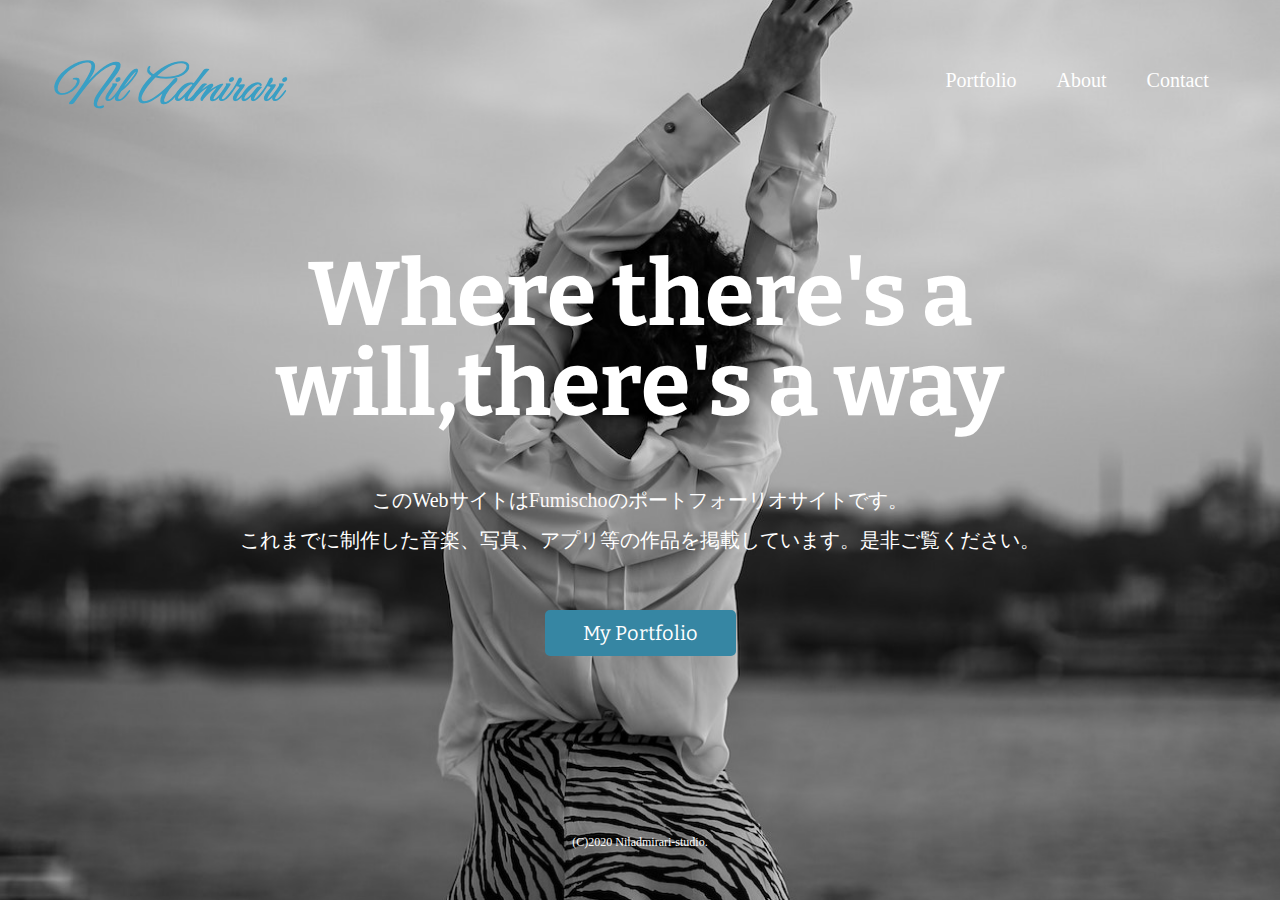
<file: index.html>
<!DOCTYPE html>
<html lang="ja">

<head>
  <meta charset="UTF-8">
  <title>Fumischo Official Website</title>
  <link href="https://fonts.googleapis.com/css?family=Bitter:400,700" rel="stylesheet">
  <link href="css/style.css" rel="stylesheet">
  <link href="favicon.ico" rel="shortcut icon">
</head>

<body id="index">
  <header>
    <div class="logo">
      <a href="index.html"><img src="images/logo4.png" alt="Nil Admirari"></a>
    </div>
    <nav>
      <ul class="global-nav">
        <li><a href="portfolio.html">Portfolio</a></li>
        <li><a href="about.html">About</a></li>
        <li><a href="contact.html">Contact</a></li>
      </ul>
    </nav>
  </header>

  <div id="wrap">
    <div class="content">
      <h1>Where there's a will,there's a way</h1>
      <p>このWebサイトは<span class="scho">Fumischo</span>のポートフォーリオサイトです。<br>これまでに制作した音楽、写真、アプリ等の作品を掲載しています。是非ご覧ください。</p>
      <p class="btn"><a href="portfolio.html">My Portfolio</a></p>
    </div>
    
  </div>

  <footer>
    <small>(C)2020  Niladmirari-studio.</small>
  </footer>
</body>

</html>
</file>
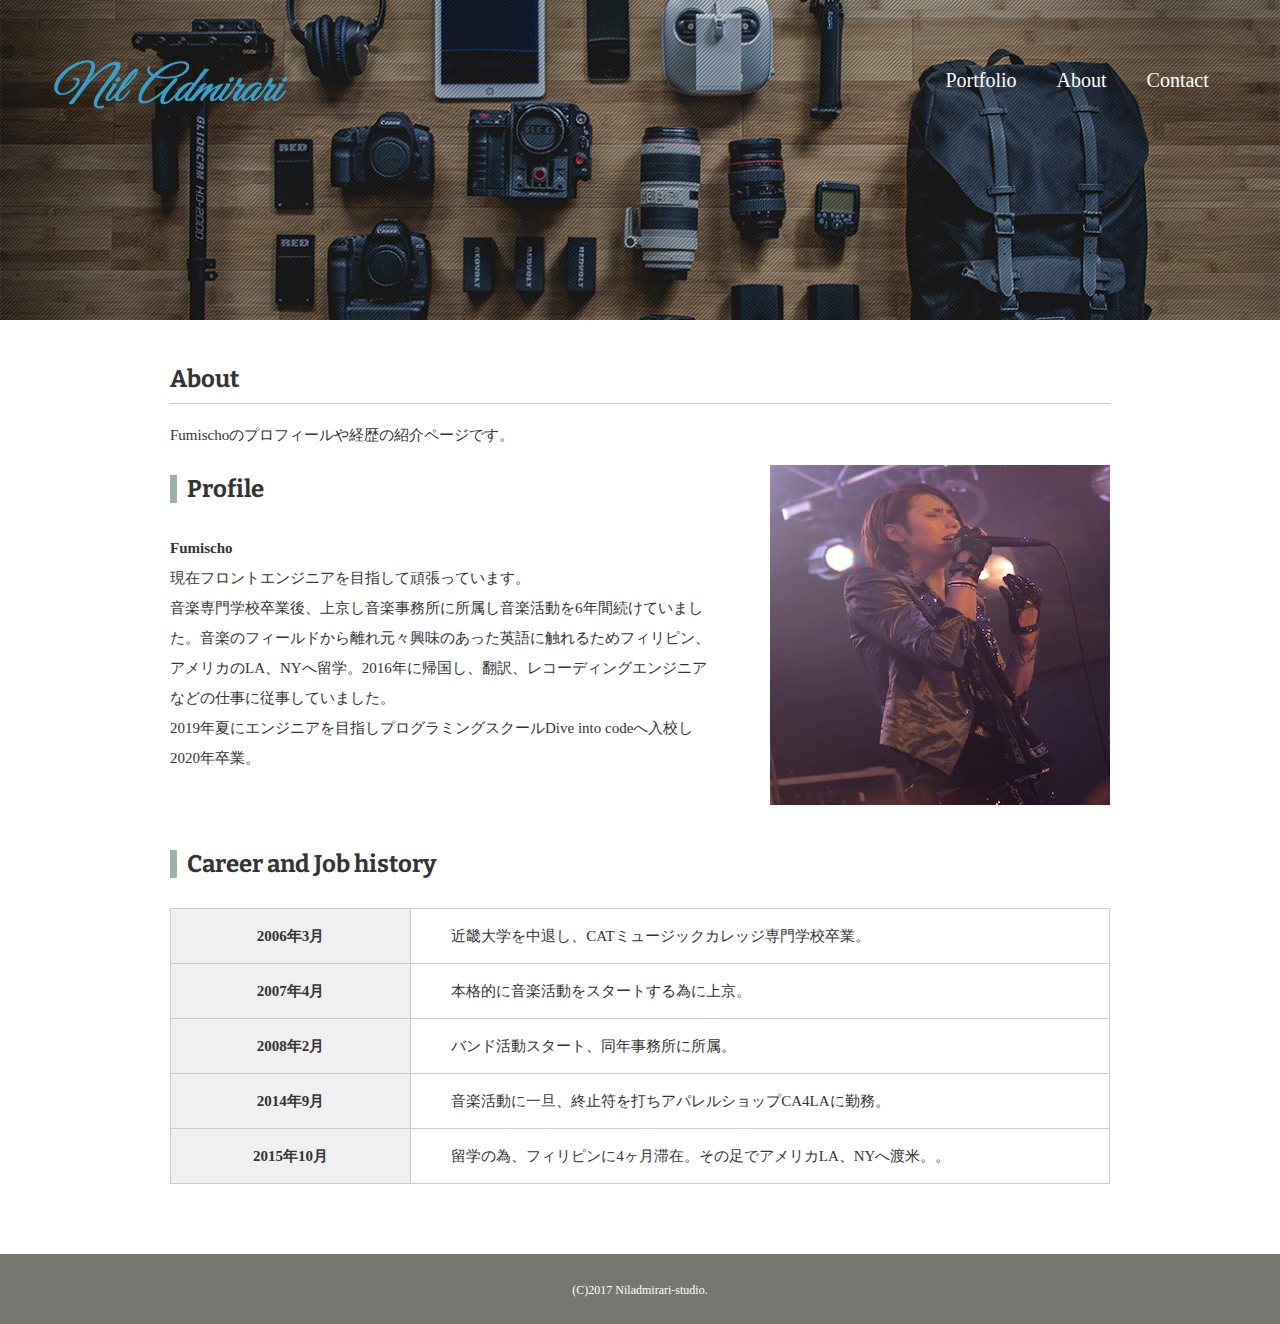
<file: about.html>
<!DOCTYPE html>
<html lang="ja">

<head>
  <meta charset="UTF-8">
  <title>About|Fumischo</title>
  <link href="https://fonts.googleapis.com/css?family=Bitter:400,700" rel="stylesheet">
  <link rel="stylesheet" href="css/style.css">
</head>

<body id="about">
  <header>
    <div class="logo">
      <a href="index.html"><img src="images/logo4.png" alt="Nil Admirari"></a>
    </div>
    <nav>
      <ul class="global-nav">
        <li><a href="portfolio.html">Portfolio</a></li>
        <li><a href="about.html">About</a></li>
        <li><a href="contact.html">Contact</a></li>
      </ul>
    </nav>
  </header>

  <div id="wrap">
    <div class="content">
      <div class="main-center">
        <h1>About</h1>
        <p>Fumischoのプロフィールや経歴の紹介ページです。</p>
        <section class="profile clearfix">
          <div class="profile-txt">
            <h2 class="icon">Profile</h2>
            <p><span>Fumischo</span><br>現在フロントエンジニアを目指して頑張っています。<br>音楽専門学校卒業後、上京し音楽事務所に所属し音楽活動を6年間続けていました。音楽のフィールドから離れ元々興味のあった英語に触れるためフィリピン、アメリカのLA、NYへ留学。2016年に帰国し、翻訳、レコーディングエンジニアなどの仕事に従事していました。<br>2019年夏にエンジニアを目指しプログラミングスクールDive into codeへ入校し2020年卒業。</p>
          </div>
          <img src="images/Fumi1.jpg" alt="山田太郎プロフィール画像" class="profile-image">
        </section>
        <section class="career">
          <h2 class="icon">Career and Job history</h2>
          <table>
            <tr>
              <th>2006年3月</th>
              <td>近畿大学を中退し、CATミュージックカレッジ専門学校卒業。</td>
            </tr>
            <tr>
              <th>2007年4月</th>
              <td>本格的に音楽活動をスタートする為に上京。</td>
            </tr>
            <tr>
              <th>2008年2月</th>
              <td>バンド活動スタート、同年事務所に所属。</td>
            </tr>
            <tr>
              <th>2014年9月</th>
              <td>音楽活動に一旦、終止符を打ちアパレルショップCA4LAに勤務。</td>
            </tr>
            <tr>
              <th>2015年10月</th>
              <td>留学の為、フィリピンに4ヶ月滞在。その足でアメリカLA、NYへ渡米。。</td>
            </tr>
          </table>
        </section>
      </div>
    </div>
  </div>

  <footer>
    <small>(C)2017 Niladmirari-studio.</small>
  </footer>

</body>

</html>
</file>
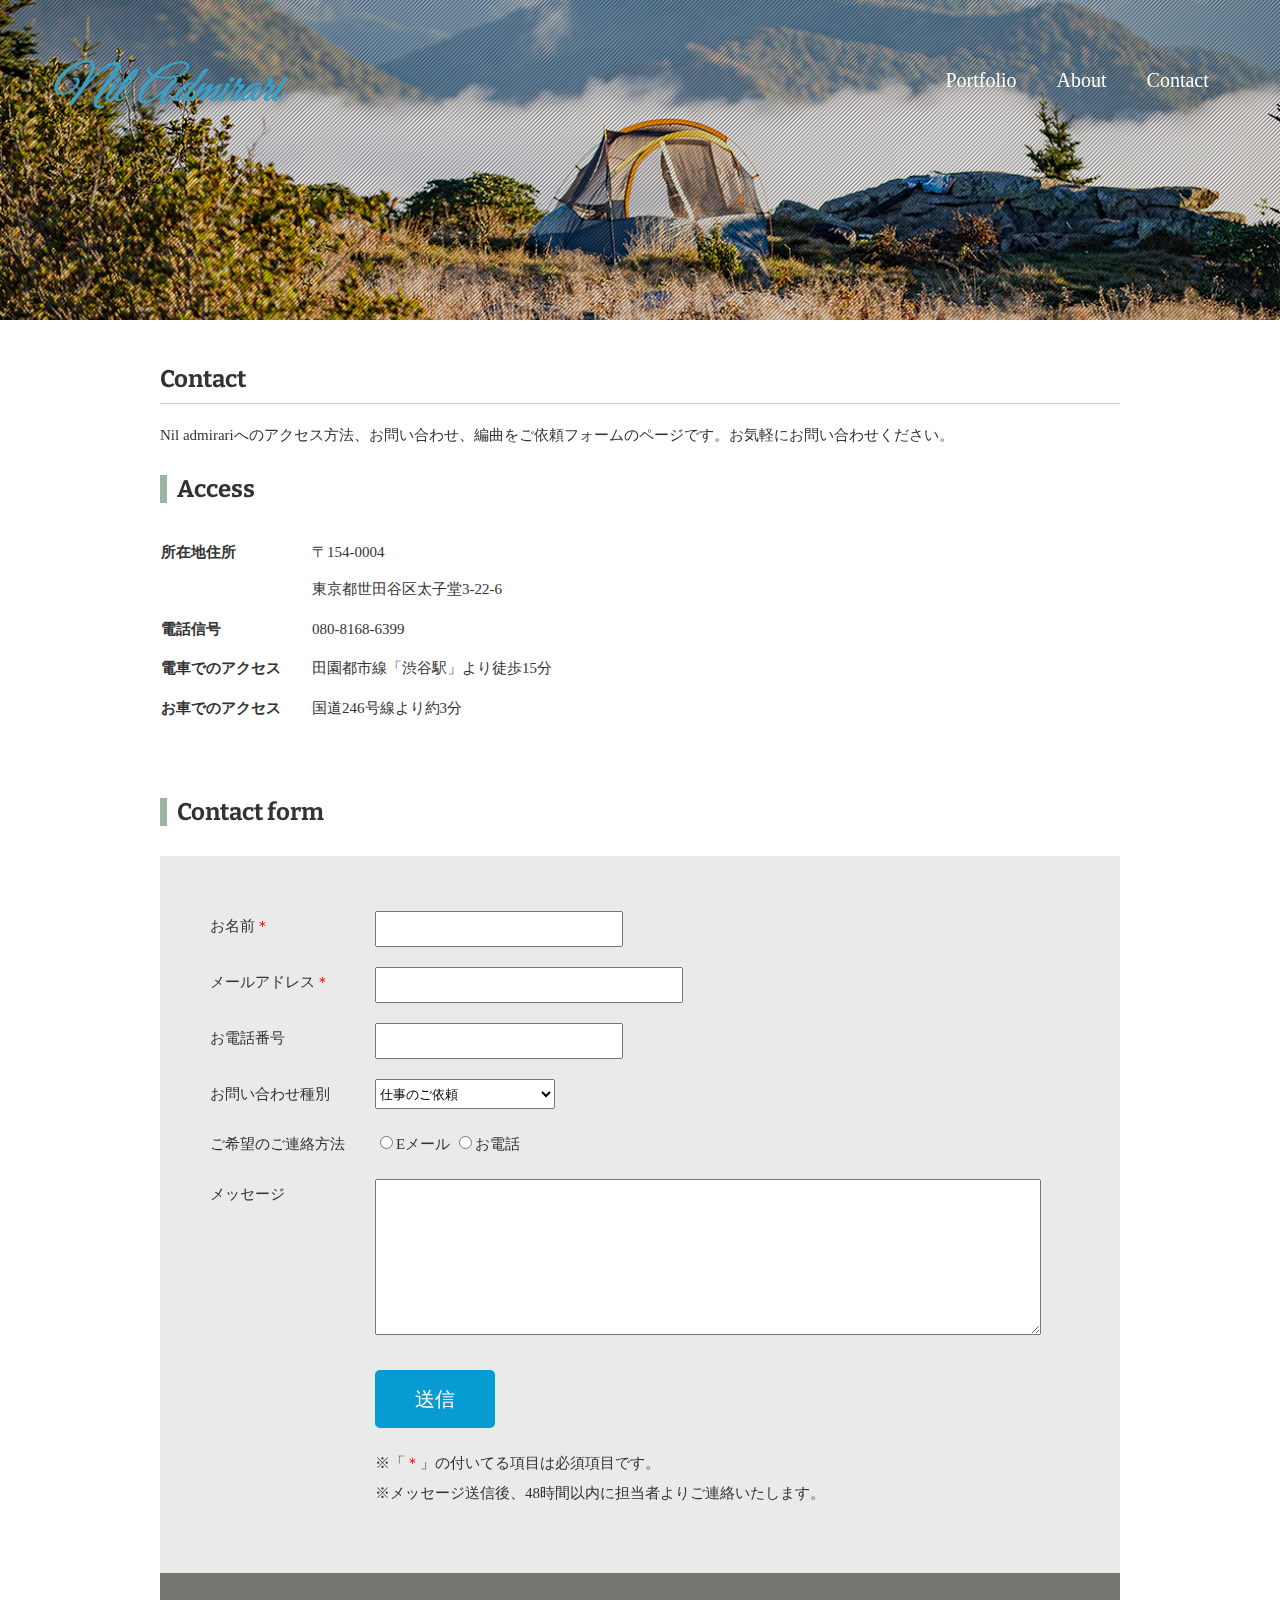
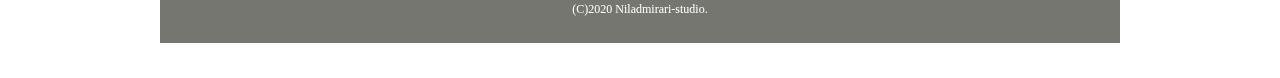
<file: contact.html>
<!DOCTYPE html>
<html lang="ja">

<head>
  <meta charset="UTF-8">
  <title>Contact|「Niladmirari」</title>
  <link href="https://fonts.googleapis.com/css?family=Bitter:400,700" rel="stylesheet">
  <link href="css/style.css" rel="stylesheet">
</head>

<body id="contact">

  <!-- header始まり -->
  <header>
    <div class="logo">
      <a href="index.html"><img src="images/logo4.png" alt="Nil Admirari"></a>
    </div>
    <nav>
      <ul class="global-nav">
        <li><a href="portfolio.html">Portfolio</a></li>
        <li><a href="about.html">About</a></li>
        <li><a href="contact.html">Contact</a></li>
      </ul>
    </nav>
  </header>
  <!-- header終わり -->

  <!-- wrap始まり -->
  <div id="wrap">
    <div class="content">
      <div calss="main-center">
        <h1>Contact</h1>
        <p>Nil admirariへのアクセス方法、お問い合わせ、編曲をご依頼フォームのページです。お気軽にお問い合わせください。</p>
        <section class="access clearfix">
          <h2 class="icon">Access</h2>
          <table>
            <tr>
              <th>所在地住所</th>
              <td>〒154-0004<br>東京都世田谷区太子堂3-22-6</td>
            </tr>
            <tr>
              <th>電話信号</th>
              <td>080-8168-6399</td>
            </tr>
            <tr>
              <th>電車でのアクセス</th>
              <td>田園都市線「渋谷駅」より徒歩15分</td>
            </tr>
            <tr>
              <th>お車でのアクセス</th>
              <td>国道246号線より約3分</td>
            </tr>
          </table>
          <iframe
            src="https://www.google.com/maps/embed?pb=!1m18!1m12!1m3!1d1636.5721178607453!2d139.1066892274268!3d34.877724232166955!2m3!1f0!2f0!3f0!3m2!1i1024!2i768!4f13.1!3m3!1m2!1s0x6019dcd319ce2d9f%3A0xbc111be9ad0e0569!2z5LyK6LGG6auY5Y6f!5e0!3m2!1sja!2sjp!4v1581329598168!5m2!1sja!2sjp"
            width="460" height="220" frameborder="0" style="border:0;" allowfullscreen=""></iframe>
        </section>
        <h2 class="icon">Contact form</h2>
        <div class="form">
            <section>
            <form>
            <dl>
              <dt><span class="required">お名前</span></dt>
              <dd><input type="text" name="name" class="name" required></dd>
              <dt><span class="required">メールアドレス</span></dt>
              <dd><input type="email" name="email" class="email" required></dd>
              <dt>お電話番号</dt>
              <dd><input type="tel" name="tel" class="tel"></dd>
              <dt>お問い合わせ種別</dt>
              <dd>
                <select name="type" class="type">
                  <option value="仕事のご依頼">仕事のご依頼</option>
                  <!-- <option value=""></option> -->
                  <option value="その他お問い合わせ">その他お問い合わせ</option>
                </select>
              </dd>
              <dt>ご希望のご連絡方法</dt>
              <dd>
                <input type="radio" name="contact" value="Eメール">Eメール
                <input type="radio" name="contact" value="お電話">お電話
              </dd>
              <dt>メッセージ</dt>
              <dd><textarea name="message" class="message"></textarea></dd>
            </dl>
            <button type="submit" class="btn">送信</button>
          </form>
          <div class="attention">
          <p>※「<span class="required"></span>」の付いてる項目は必須項目です。<br>※メッセージ送信後、48時間以内に担当者よりご連絡いたします。</p>
        </div>
      </div>
    </section>
  </div>
  <!-- wrap終わり -->

  <!-- footer始まり -->
  <footer>
    <small>(C)2020 Niladmirari-studio.</small>
  </footer>
  <!-- footer終わり -->

</body>

</html>
</file>
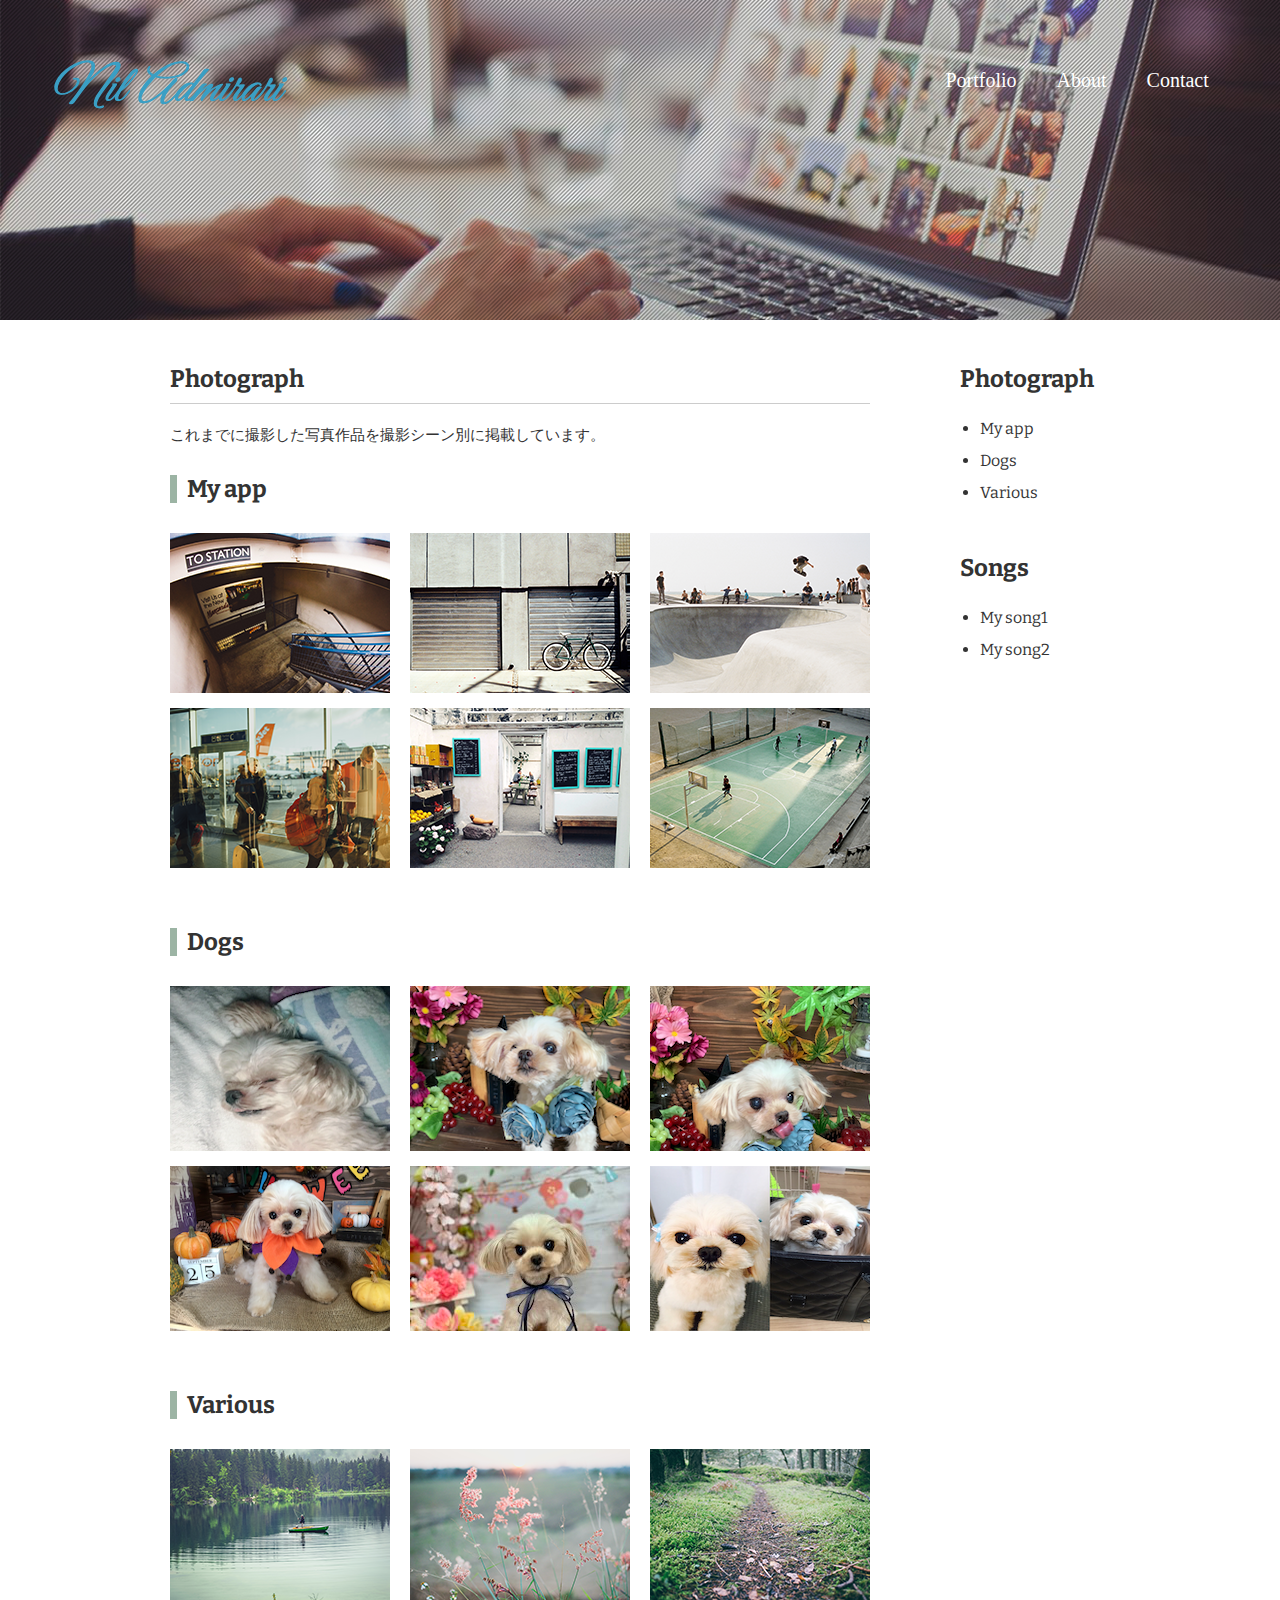
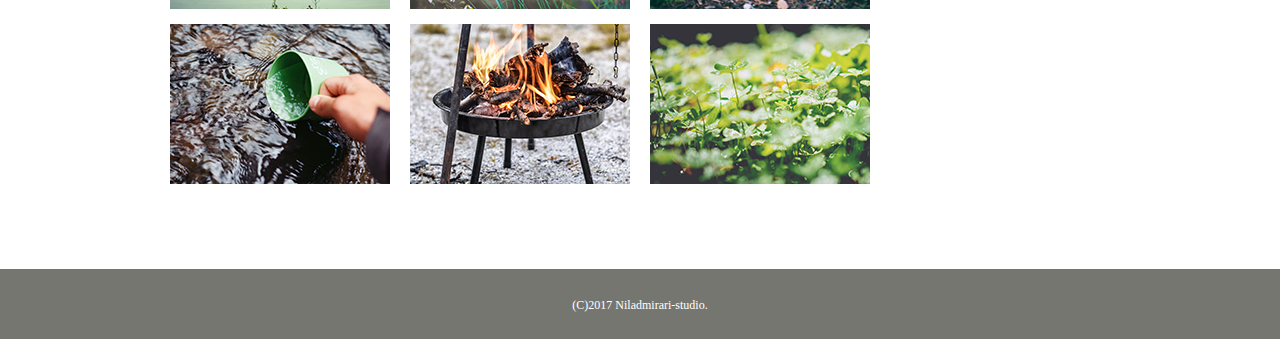
<file: photograph.html>
<!DOCTYPE html>
<html lang="ja">
<head>
<meta charset="UTF-8">
<title>Photograph|Fumischo</title>
<link href="https://fonts.googleapis.com/css?family=Bitter:400,700" rel="stylesheet">
<link href="css/style.css" rel="stylesheet">
</head>
<body id="photograph">
  
  <!-- header始まり -->
  <header>
    <div class="logo">
      <a href="index.html"><img src="images/logo4.png" alt="Nil Admirari"></a>
    </div>
    <nav>
      <ul class="global-nav">
        <li><a href="portfolio.html">Portfolio</a></li>
        <li><a href="about.html">About</a></li>
        <li><a href="contact.html">Contact</a></li>
      </ul>
    </nav>
  </header>
  <!-- header終わり -->
  
  <!-- wrap始まり -->
  <div id="wrap" class="clearfix">
    <div class="content">
      <div class="main">
        <h1>Photograph</h1>
        <p>これまでに撮影した写真作品を撮影シーン別に掲載しています。</p>
        <section id="app">
          <h2 class="icon">My app</h2>
          <ul class="clearfix photograph-list">
            <li><img src="images/photograph-city-01.png" alt="駅への階段"></li>
            <li><img src="images/photograph-city-02.png" alt="自転車とシャッター"></li>
            <li><img src="images/photograph-city-03.png" alt="スケートパーク"></li>
            <li><img src="images/photograph-city-04.png" alt="エアポート"></li>
            <li><img src="images/photograph-city-05.png" alt="雑貨を扱う店舗"></li>
            <li><img src="images/photograph-city-06.png" alt="ストリートバスケ"></li>
          </ul>
        </section>
        <section id="dogs">
          <h2 class="icon">Dogs</h2>
          <ul class="clearfix photograph-list">
            <li><img src="images/m1.png" alt="海水浴場"></li>
            <li><img src="images/m2.png" alt="ビーチへ続く道"></li>
            <li><img src="images/m3.png" alt="離れ小島"></li>
            <li><img src="images/m4.png" alt="岩場と波"></li>
            <li><img src="images/m5.png" alt="ヤシの木"></li>
            <li><img src="images/m6.png" alt="波打ち際"></li>
          </ul>
        </section>
        <section id="various">
          <h2 class="icon">Various</h2>
          <ul class="clearfix photograph-list">
            <li><img src="images/photograph-forest-01.png" alt="池と小舟"></li>
            <li><img src="images/photograph-forest-02.png" alt="可憐な花"></li>
            <li><img src="images/photograph-forest-03.png" alt="森の小径"></li>
            <li><img src="images/photograph-forest-04.png" alt="清流をカップで掬う"></li>
            <li><img src="images/photograph-forest-05.png" alt="焚き火台"></li>
            <li><img src="images/photograph-forest-06.png" alt="新芽と若葉"></li>
          </ul>
        </section>
      </div>
      <aside class="sidebar">
        <section>
          <h2>Photograph</h2>
          <ul>
            <li><a href="photograph.html#app">My app</a></li>
            <li><a href="photograph.html#dogs">Dogs</a></li>
            <li><a href="photograph.html#various">Various</a></li>
          </ul>
        </section>
        <section>
          <h2>Songs</h2>
          <ul>
            <li><a href="video.html#song1">My song1</a></li>
            <li><a href="video.html#song2">My song2</a></li>
          </ul>
        </section>
      </aside>
    </div>
  </div>
  <!-- wrap終わり -->
  
  <!-- footer始まり -->
  <footer>
    <small>(C)2017 Niladmirari-studio.</small>
  </footer>
  <!-- footer終わり -->
  
</body>
</html>
</file>
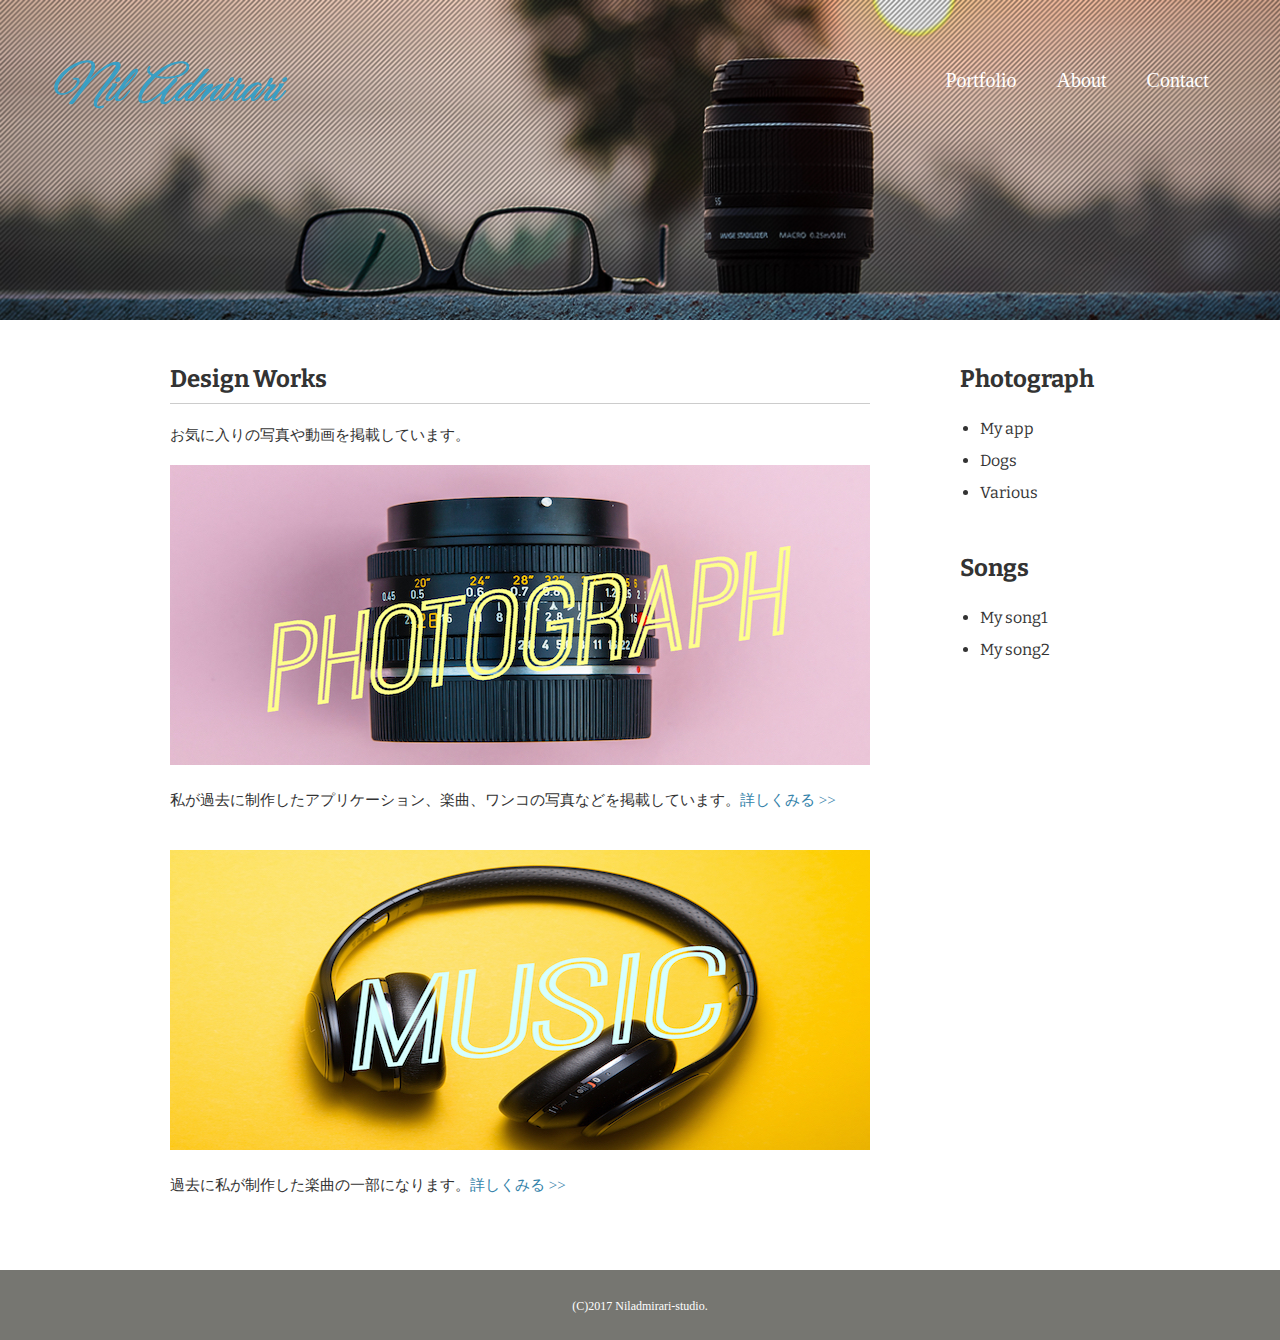
<file: portfolio.html>
<!DOCTYPE html>
<html lang="ja">
<head>
<meta charset="UTF-8">
<meta name="viewport" content="width=device-width, initial-scale=1">
<title>My works</title>
<link href="https://fonts.googleapis.com/css?family=Bitter:400,700" rel="stylesheet">
<link href="css/style.css" rel="stylesheet">
</head>
<body id="portfolio">
  
  <!-- header始まり -->
  <header>
    <div class="logo">
      <a href="index.html"><img src="images/logo4.png" alt="Nil Admirari"></a>
    </div>
    <nav>
      <ul class="global-nav">
        <li><a href="portfolio.html">Portfolio</a></li>
        <li><a href="about.html">About</a></li>
        <li><a href="contact.html">Contact</a></li>
      </ul>
    </nav>
  </header>
  <!-- header終わり -->
  
  <!-- wrap始まり -->
  <div id="wrap" class="clearfix">
    <div class="content">
      <div class="main">
        <h1>Design Works</h1>
        <p>お気に入りの写真や動画を掲載しています。</p>
        <section>
          <h2><a href="photograph.html"><img src="images/p2.jpg" alt="PHOTOGRAPH"></a></h2>
          <p>私が過去に制作したアプリケーション、楽曲、ワンコの写真などを掲載しています。<a href="photograph.html">詳しくみる >></a></p>
        </section>
        <section>
          <h2><a href="video.html"><img src="images/p3.jpg" alt="MUSIC"></a></h2>
          <p>過去に私が制作した楽曲の一部になります。<a href="video.html">詳しくみる >></a></p>
        </section>
      </div>
      <aside class="sidebar">
        <section>
          <h2>Photograph</h2>
          <ul>
            <li><a href="photograph.html#app">My app</a></li>
            <li><a href="photograph.html#dogs">Dogs</a></li>
            <li><a href="photograph.html#various">Various</a></li>
          </ul>
        </section>
        <sectio>
          <h2>Songs</h2>
          <ul>
            <li><a href="video.html#song1">My song1</a></li>
            <li><a href="video.html#song2">My song2</a></li>
          </ul>
        </sectio>
      </aside>
    </div>
  </div>
  <!-- wrap終わり -->
  
  <!-- footer始まり -->
  <footer>
    <small>(C)2017 Niladmirari-studio.</small>
  </footer>
  <!-- footer終わり -->
  
</body>
</html>
</file>
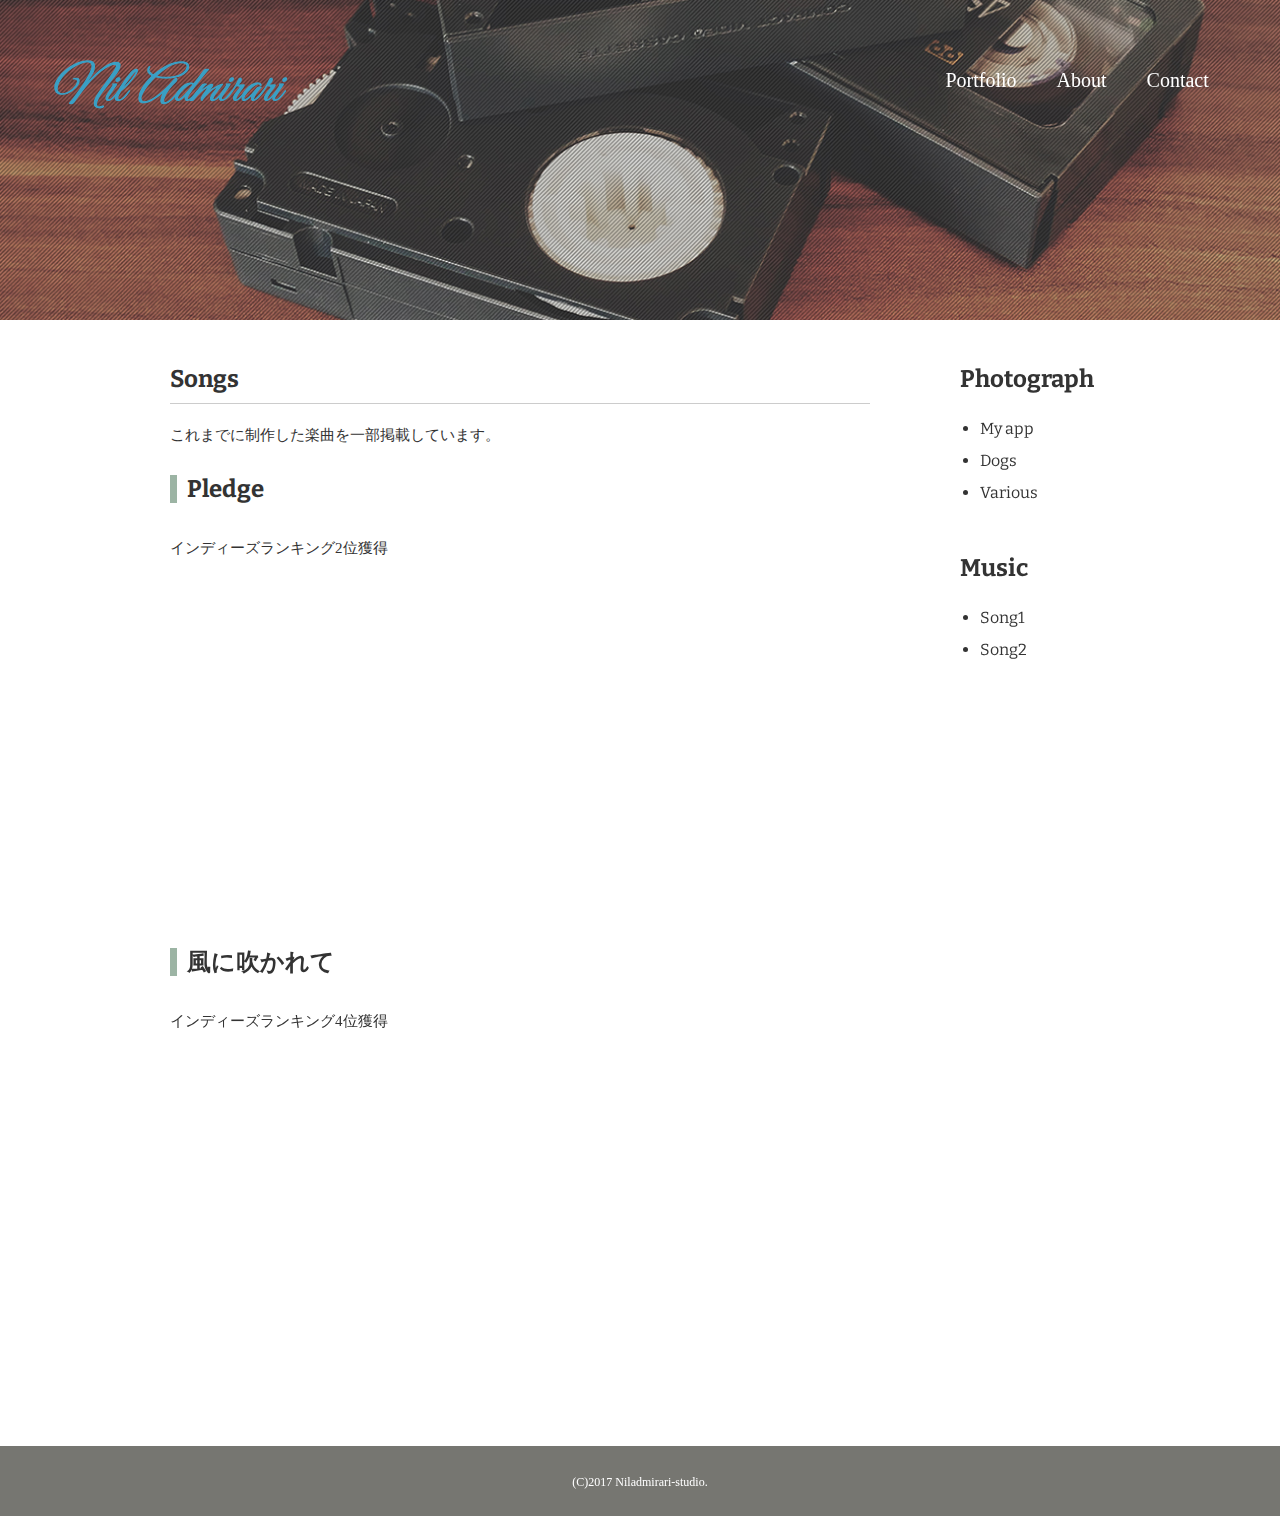
<file: video.html>
<!DOCTYPE html>
<html lang="ja">
<head>
<meta charset="UTF-8">
<title>Video｜Fumischo</title>
<link href="https://fonts.googleapis.com/css?family=Bitter:400,700" rel="stylesheet">
<link href="css/style.css" rel="stylesheet">
</head>
<body id="video">
  
  <!-- header始まり -->
  <header>
    <div class="logo">
      <a href="index.html"><img src="images/logo4.png" alt="Nil Admirari"></a>
    </div>
    <nav>
      <ul class="global-nav">
        <li><a href="portfolio.html">Portfolio</a></li>
        <li><a href="about.html">About</a></li>
        <li><a href="contact.html">Contact</a></li>
      </ul>
    </nav>
  </header>
  <!-- header終わり -->
  
  <!-- wrap始まり -->
  <div id="wrap" class="clearfix">
    <div class="content">
      <div class="main">
        <h1>Songs</h1>
        <p>これまでに制作した楽曲を一部掲載しています。</p>
        <section id="song1">
          <h2 class="icon">Pledge</h2>
          <p>インディーズランキング2位獲得</p>
          <iframe width="560" height="315" src="https://www.youtube.com/embed/D1ukDyO0NtU" frameborder="0" allow="accelerometer; autoplay; encrypted-media; gyroscope; picture-in-picture" allowfullscreen></iframe>
        </section>
        <section id="song2">
          <h2 class="icon">風に吹かれて</h2>
          <p>インディーズランキング4位獲得</p>
          <iframe width="560" height="315" src="https://www.youtube.com/embed/KvH0wBbSNqE" frameborder="0" allow="accelerometer; autoplay; encrypted-media; gyroscope; picture-in-picture" allowfullscreen></iframe>
        </section>
      </div>
      <aside class="sidebar">
        <section>
          <h2>Photograph</h2>
          <ul>
            <li><a href="photograph.html#app">My app</a></li>
            <li><a href="photograph.html#dogs">Dogs</a></li>
            <li><a href="photograph.html#various">Various</a></li>
          </ul>
        </section>
        <section>
          <h2>Music</h2>
          <ul>
            <li><a href="video.html#song1">Song1</a></li>
            <li><a href="video.html#song2">Song2</a></li>
          </ul>
        </section>
      </aside>
    </div>
  </div>
  <!-- wrap終わり -->
  
  <!-- footer始まり -->
  <footer>
    <small>(C)2017 Niladmirari-studio.</small>
  </footer>
  <!-- footer終わり -->
  
</body>
</html>
</file>
<file: css/style.css>
@charset "utf-8";
body {
  height: 0;
  margin: 0;
  padding: 0;
  background-color: #cccccc;
  color: #333333;
  font-size: 15px;
  line-height: 2;
}

p, h1, h2, h3, h4, h5, h6 {
  margin-top: 0;
}

img {
  vertical-align: bottom;
}

ul {
  margin: 0;
  padding: 0;
}

a {
  color: #3583aa;
  text-decoration: none;
}

a:visited {
  color: #788d98;
}

a:hover {
  text-decoration: underline;
}

header {
  /* width: 960px; */
  height: 100px;
  margin: 0 auto;
  padding: 0 4%;
  display: flex;
  justify-content: space-between;
}

.logo {
  margin-top: 58px;
}

.global-nav {
  margin-top: 60px;
  display: flex;
}

.global-nav li {
  margin: 0 20px;
  font-size: 20px;
  list-style: none;
}

.global-nav li a {
  color: #ffffff;
}

.global-nav li a:hover {
  border-bottom: 2px solid #ffffff;
  padding-bottom: 3px;
  text-decoration: none;
  font-family: 'Bitter', serif;
}

#wrap {
  clear: both;
}

.content {
  width: 960px;
  margin: 0 auto;
}

footer {
  text-align: center;
  color: #ffffff;
  padding: 20px 0;
}

footer small {
  font-size: 12px;
}

#index h1 {
  text-align: center;
  font-size: 90px;
  line-height: 1;
  color: #ffffff;
  font-family: 'Bitter', serif;
  margin-bottom: 50px;
  border: none;
}

#index .content {
  margin-top: 150px;
}

#index p {
  text-align: center;
  font-size: 20px;
  color: #ffffff;
}

.btn a {
  margin: 50px auto 0 auto;
  background-color: #3686a3;
  color: #ffffff;
  font-size: 20px;
  font-family: 'Bitter', serif;
  width: 185px;
  display: block;
  text-align: center;
  border-radius: 5px;
  border: 3px solid #3686a3;
}

.btn a:hover {
  text-decoration: none;
  background-color: #ffffff;
  color: #099cd3;
}

#index footer {
  width: 960px;
  margin: 150px auto 0 auto;
  /* text-align: left; */
  background-color: transparent;
}

#index {
  background-image: url(../images/f8.jpg);
  background-repeat: no-repeat;
  background-position: center center;
  background-attachment: fixed;
  background-size: cover;
}

#about {
  background-image: url(../images/bg-about.jpg);
  background-repeat: no-repeat;
  background-position: center top;
  background-attachment: fixed;
  background-size: 100% auto;
}

#wrap {
  clear: both;
  background-color: #ffffff;
  margin-top: 220px;
  padding: 35px 0;
}

.main-center {
  width: 940px;
  margin: 0 auto;
}

h1 {
  font-family: 'Bitter', serif;
  font-size: 24px;
  border-bottom: 1px solid #cccccc;
}

h2 {
  font-family: 'Bitter', serif;
  font-size: 24px;
}

.icon:before {
  content: "";
  padding-right: 10px;
  border-left: 7px solid #9cb4a4;
}

#about .profile-text {
  width: 540px;
}

#about .profile-txt {
  width: 540px;
  float: left;
}

#about .profile-txt span {
  font-weight: bold;
}

#about .profile-image {
  float: right;
}

.clearfix:after {
  content: "";
  /* インライン要素をブロック要素にする */
  display: block;
  /* クリアプロパティによりfloatの解除 */
  clear: both;
}

section {
  margin-bottom: 35px;
}

#about .career th {
  width: 240px;
  background-color: #f0f0f0;
  padding: 12px 0;
  border: 1px solid #cccccc;
}

#about .career td {
  width: 660px;
  padding: 12px 0 12px 40px;
  border: 1px solid #cccccc;
}

table {
  /* 隣り合ったセルのボーダーとボーダーの間隔を指定する */
  border-spacing: 0;
  /* 値を「collapse」と指定すればセルのボーダーを重ねて表示し、「separete」と指定すれば隙間を空けて表示する。 */
  border-collapse: collapse;
}

footer {
  text-align: center;
  color: #ffffff;
  padding: 20px 0;
  background-color: #767671;
}

#index #wrap {
  background-color: transparent;
  margin-top: 0;
  padding: 0;
}

#portfolio {
  background-image: url(../images/bg-portfolio.jpg);
  background-repeat: no-repeat;
  background-position: center top;
  background-attachment: fixed;
  background-size: 100% auto;
}

.main {
  width: 700px;
  margin: 0 10px;
  float: left;
}

.sidebar {
  width: 200px;
  margin: 0 10px 0 30px;
  float: right;
  font-family: 'Bitter', serif;
}

a img:hover {
  /* 透明度は0.0が完全に透明、1.0が完全に不透明 */
  opacity: 0.8;
}

.sidebar h2 {
  margin-bottom: 10px;
  margin-left: 50px;
}

.sidebar ul {
  font-size: 16px;
  margin-left: 70px;
}

.sidebar ul a {
  color: #333333;
}

#photograph {
  background-image: url(../images/bg-photograph.jpg);
  background-repeat: no-repeat;
  background-position: center top;
  background-attachment: fixed;
  background-size: 100% auto;
}

#photograph .photograph-list li {
  float: left;
  list-style: none;
  margin: 0 20px 15px 0;
}

#photograph .photograph-list li:nth-child(3n) {
  margin-right: 0;
}

#video {
  background-image: url(../images/bg-video.jpg);
  background-repeat: no-repeat;
  background-position: center top;
  background-attachment: fixed;
  background-size: 100% auto;
}

#contact {
  background-image: url(../images/bg-contact.jpg);
  background-repeat: no-repeat;
  background-position: center top;
  background-attachment: fixed;
  background-size: 100% auto;
}

#contact .access table {
  float: left;
}

#contact .access th, #contact .access td {
  text-align: left;
  vertical-align: top;
  line-height: 2.5;
}

#contact .access td {
  padding-left: 30px;
}

#contact .access iframe {
  width: 460px;
  float: right;
}

#contact .form {
  background-color: #eaeaea;
  padding: 30px 50px;
}

#contact .form dl dt {
  width: 165px;
  padding: 10px 0;
  float: left;
  clear: both;
}

#contact .form dl dd {
  padding: 10px 0;
}

#contact .form .name {
  width: 240px;
  height: 30px;
}

#contact .form .email {
  width: 300px;
  height: 30px;
}

#contact .form .tel {
  width: 240px;
  height: 30px;
}

#contact .form .type {
  width: 180px;
  height: 30px;
}

#contact .form .message {
  width: 660px;
  height: 150px;
}

#contact .form button {
  background-color: #099cd3;
  color: #ffffff;
  font-size: 20px;
  width: 120px;
  display: block;
  text-align: center;
  line-height: 50px;
  border-radius: 5px;
  border: 3px solid #009cd3;
  margin-left: 165px;
}

#contact .form button:hover {
  background-color: #ffffff;
  color: #099cd3;
  cursor: pointer;
}

#contact .form .required:after {
  content: "＊";
  color: #ff0000;
}

#contact .form .attention {
  margin: 20px 0 0 165px;
}

@media screen and (max-width:600px) {
  /* 画面サイズが600px以下の場合に適用  */
  body {
    font-size: 3.5vw;
  }
  h1 {
    font-size: 7.2vw;
  }
  h2 {
    font-size: 6vw;
  }
  header {
    width: auto;
    margin: 0 5%;
  }
  .logo {
    float: none;
    margin-top: 60px;
    text-align: center;
  }
  .global-nav {
    float: none;
    margin-top: 40px;
    text-align: center;
  }
  .global-nav li {
    display: inline;
    float: none;
    margin: 0 8px;
  }
  #wrap {
    margin-top: 40px;
    padding: 35px 0 0;
  }
  .content {
    width: 100%;
  }
  .main {
    float: none;
    width: auto;
    margin: 0 5%;
  }
  h2 img {
    max-width: 100%;
  }
  #portfolio {
    background-image: url(../images/bg-portfolio-sp.jpg);
  }
  .sidebar {
    width: auto;
    float: none;
    margin: 0;
    padding: 30px 10% 10px;
    background-color: #f7f6f4;
  }
}

.scho {
  font-size: 20px;
  color: rgb(251, 247, 247)
}
</file>
